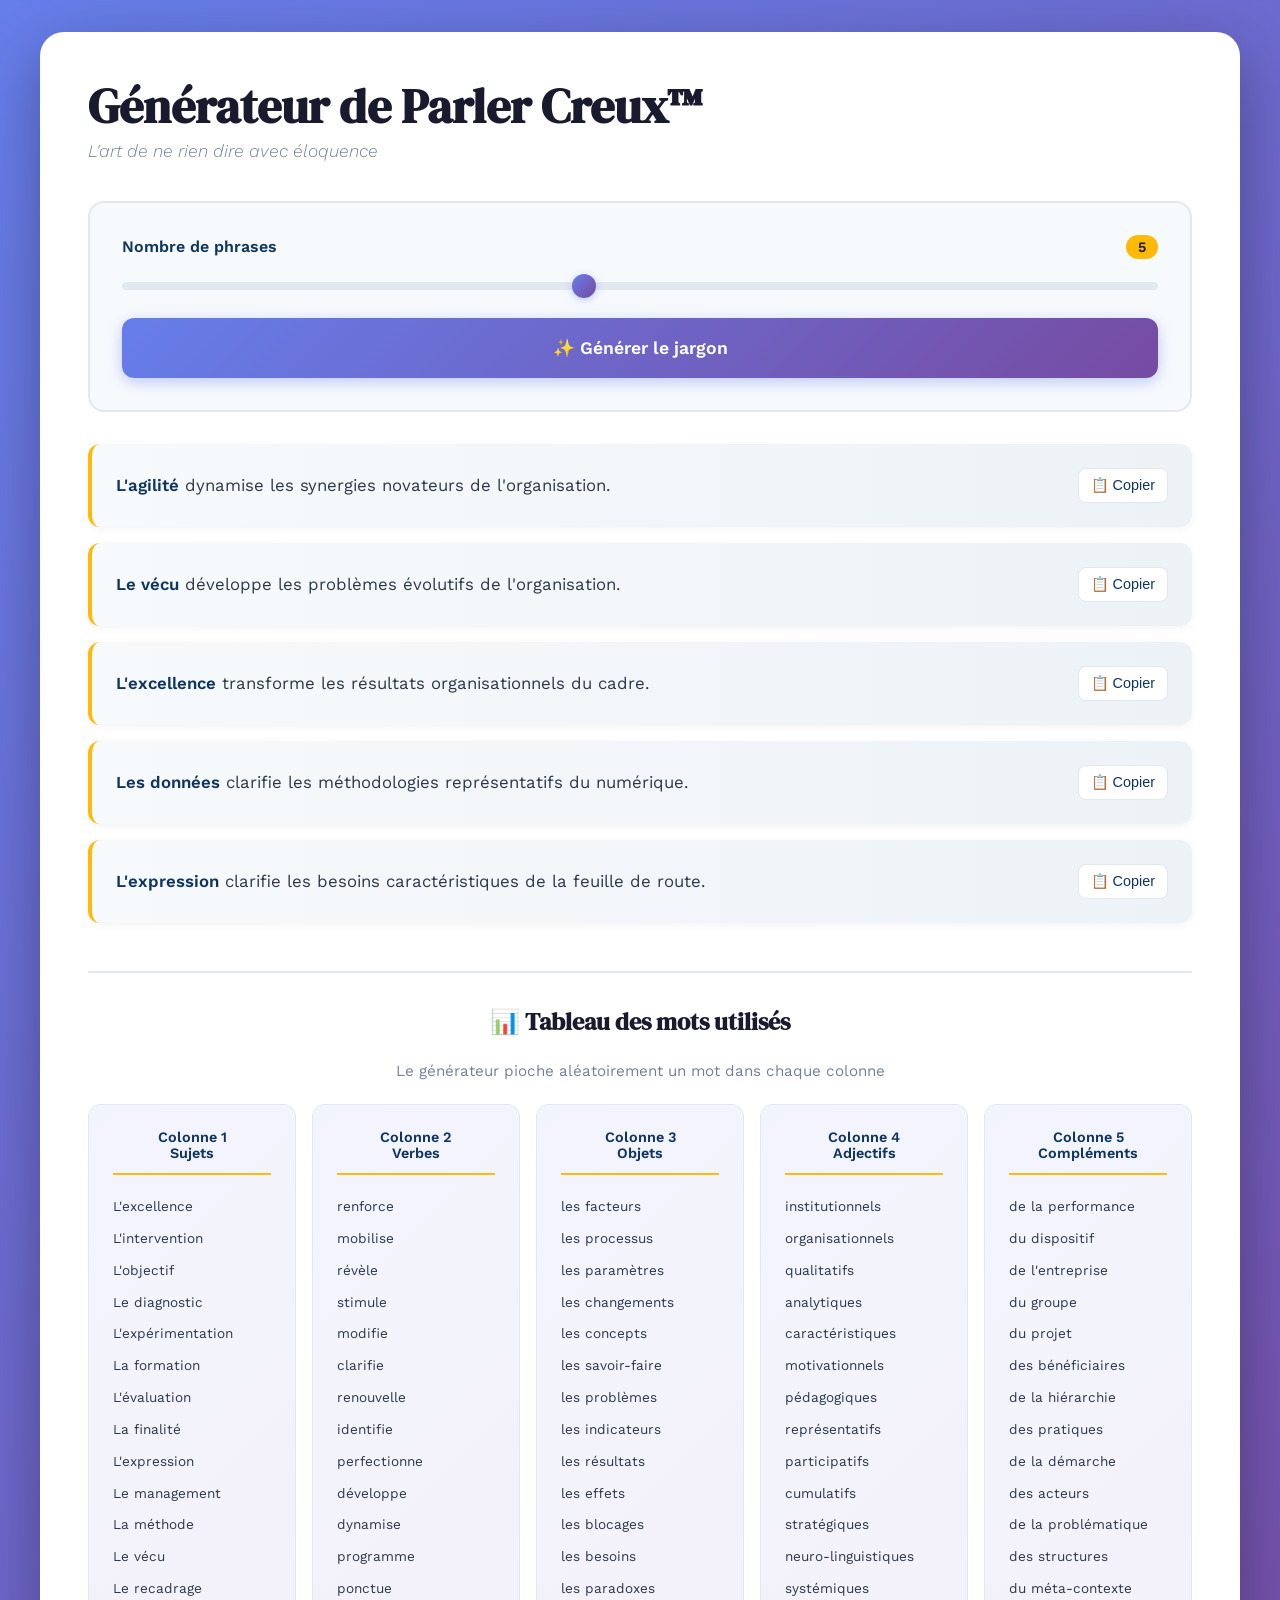
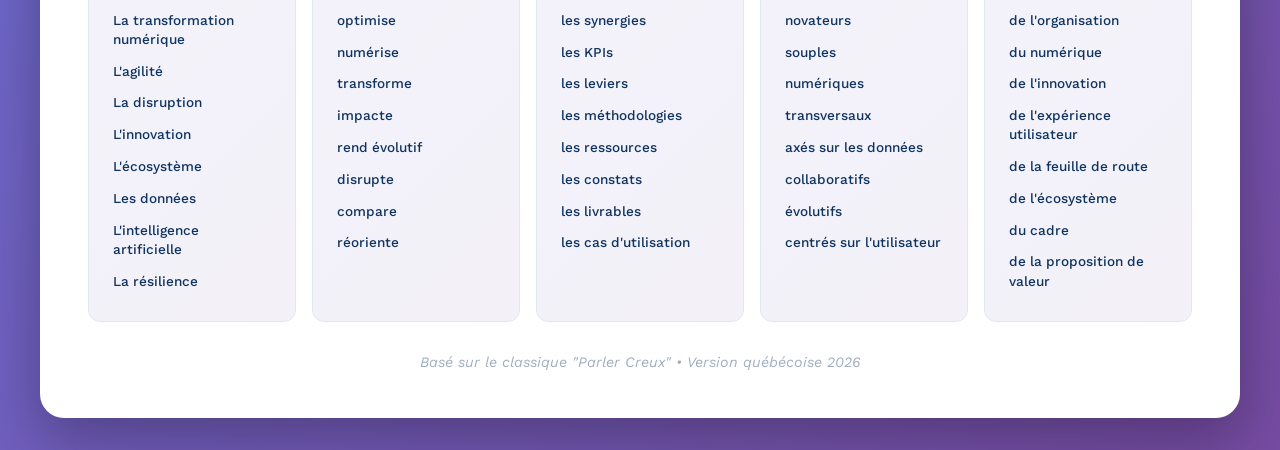
<file: parler-creux-moderne.html>
<!DOCTYPE html>
<html lang="fr">
<head>
    <meta charset="UTF-8">
    <meta name="viewport" content="width=device-width, initial-scale=1.0">
    <title>Générateur de Parler Creux™</title>
    <link href="https://fonts.googleapis.com/css2?family=DM+Serif+Display:ital@0;1&family=Work+Sans:wght@300;400;600&display=swap" rel="stylesheet">
    <style>
        * {
            margin: 0;
            padding: 0;
            box-sizing: border-box;
        }

        :root {
            --primary: #1a1a2e;
            --accent: #ffba08;
            --secondary: #0f3460;
            --text: #2d3748;
            --light: #f7fafc;
            --border: #e2e8f0;
        }

        body {
            font-family: 'Work Sans', sans-serif;
            background: linear-gradient(135deg, #667eea 0%, #764ba2 100%);
            min-height: 100vh;
            display: flex;
            align-items: center;
            justify-content: center;
            padding: 2rem;
            color: var(--text);
        }

        .container {
            background: white;
            border-radius: 24px;
            box-shadow: 0 20px 60px rgba(0, 0, 0, 0.3);
            max-width: 1200px;
            width: 100%;
            padding: 3rem;
            animation: slideUp 0.6s ease-out;
        }

        @keyframes slideUp {
            from {
                opacity: 0;
                transform: translateY(30px);
            }
            to {
                opacity: 1;
                transform: translateY(0);
            }
        }

        h1 {
            font-family: 'DM Serif Display', serif;
            font-size: 3rem;
            color: var(--primary);
            margin-bottom: 0.5rem;
            line-height: 1.1;
        }

        .subtitle {
            font-size: 1.1rem;
            color: #718096;
            margin-bottom: 2.5rem;
            font-weight: 300;
            font-style: italic;
        }

        .controls {
            background: var(--light);
            border-radius: 16px;
            padding: 2rem;
            margin-bottom: 2rem;
            border: 2px solid var(--border);
        }

        .slider-container {
            margin-bottom: 1.5rem;
        }

        .slider-label {
            display: flex;
            justify-content: space-between;
            align-items: center;
            margin-bottom: 1rem;
            font-weight: 600;
            color: var(--secondary);
        }

        .slider-value {
            background: var(--accent);
            color: var(--primary);
            padding: 0.25rem 0.75rem;
            border-radius: 20px;
            font-size: 0.9rem;
            font-weight: 600;
        }

        input[type="range"] {
            width: 100%;
            height: 8px;
            border-radius: 4px;
            background: var(--border);
            outline: none;
            -webkit-appearance: none;
        }

        input[type="range"]::-webkit-slider-thumb {
            -webkit-appearance: none;
            appearance: none;
            width: 24px;
            height: 24px;
            border-radius: 50%;
            background: linear-gradient(135deg, #667eea 0%, #764ba2 100%);
            cursor: pointer;
            box-shadow: 0 2px 8px rgba(102, 126, 234, 0.4);
            transition: transform 0.2s ease;
        }

        input[type="range"]::-webkit-slider-thumb:hover {
            transform: scale(1.2);
        }

        input[type="range"]::-moz-range-thumb {
            width: 24px;
            height: 24px;
            border-radius: 50%;
            background: linear-gradient(135deg, #667eea 0%, #764ba2 100%);
            cursor: pointer;
            border: none;
            box-shadow: 0 2px 8px rgba(102, 126, 234, 0.4);
        }

        .generate-btn {
            width: 100%;
            padding: 1.25rem 2rem;
            font-size: 1.1rem;
            font-weight: 600;
            color: white;
            background: linear-gradient(135deg, #667eea 0%, #764ba2 100%);
            border: none;
            border-radius: 12px;
            cursor: pointer;
            transition: all 0.3s ease;
            font-family: 'Work Sans', sans-serif;
            box-shadow: 0 4px 15px rgba(102, 126, 234, 0.4);
        }

        .generate-btn:hover {
            transform: translateY(-2px);
            box-shadow: 0 6px 20px rgba(102, 126, 234, 0.6);
        }

        .generate-btn:active {
            transform: translateY(0);
        }

        .output {
            min-height: 200px;
        }

        .phrase {
            background: linear-gradient(to right, #f7fafc, #edf2f7);
            padding: 1.5rem;
            margin-bottom: 1rem;
            border-radius: 12px;
            border-left: 4px solid var(--accent);
            font-size: 1.05rem;
            line-height: 1.6;
            color: var(--text);
            animation: fadeInSlide 0.5s ease-out;
            animation-fill-mode: both;
            box-shadow: 0 2px 8px rgba(0, 0, 0, 0.05);
            display: flex;
            justify-content: space-between;
            align-items: center;
            gap: 1rem;
        }

        .phrase-text {
            flex: 1;
        }

        .copy-btn {
            background: white;
            border: 1px solid var(--border);
            border-radius: 8px;
            padding: 0.5rem 0.75rem;
            cursor: pointer;
            transition: all 0.2s ease;
            font-size: 0.9rem;
            color: var(--secondary);
            font-weight: 500;
            white-space: nowrap;
            flex-shrink: 0;
        }

        .copy-btn:hover {
            background: var(--accent);
            border-color: var(--accent);
            color: var(--primary);
            transform: translateY(-1px);
            box-shadow: 0 2px 8px rgba(255, 186, 8, 0.3);
        }

        .copy-btn:active {
            transform: translateY(0);
        }

        .copy-btn.copied {
            background: #48bb78;
            border-color: #48bb78;
            color: white;
        }

        @keyframes fadeInSlide {
            from {
                opacity: 0;
                transform: translateX(-20px);
            }
            to {
                opacity: 1;
                transform: translateX(0);
            }
        }

        .phrase strong {
            color: var(--secondary);
            font-weight: 600;
        }

        .suggestions {
            margin-top: 3rem;
            padding-top: 2rem;
            border-top: 2px solid var(--border);
        }

        .suggestions h3 {
            font-family: 'DM Serif Display', serif;
            font-size: 1.5rem;
            color: var(--primary);
            margin-bottom: 1rem;
        }

        .suggestion-box {
            background: linear-gradient(135deg, #667eea15 0%, #764ba215 100%);
            padding: 1.5rem;
            border-radius: 12px;
            margin-bottom: 1rem;
        }

        .suggestion-box h4 {
            color: var(--secondary);
            margin-bottom: 0.75rem;
            font-size: 1rem;
            font-weight: 600;
        }

        .suggestion-tags {
            display: flex;
            flex-wrap: wrap;
            gap: 0.5rem;
        }

        .tag {
            background: white;
            padding: 0.4rem 0.9rem;
            border-radius: 20px;
            font-size: 0.9rem;
            color: var(--secondary);
            border: 1px solid var(--border);
            font-weight: 400;
        }

        .tag.new {
            background: var(--accent);
            color: var(--primary);
            border-color: var(--accent);
            font-weight: 600;
        }

        .table-section {
            margin-top: 3rem;
            padding-top: 2rem;
            border-top: 2px solid var(--border);
        }

        .table-section h3 {
            font-family: 'DM Serif Display', serif;
            font-size: 1.5rem;
            color: var(--primary);
            margin-bottom: 1.5rem;
            text-align: center;
        }

        .words-table {
            display: grid;
            grid-template-columns: repeat(5, 1fr);
            gap: 1rem;
            margin-top: 1.5rem;
        }

        .column {
            background: linear-gradient(135deg, #667eea15 0%, #764ba215 100%);
            border-radius: 12px;
            padding: 1.5rem;
            border: 1px solid var(--border);
        }

        .column h4 {
            color: var(--secondary);
            font-weight: 600;
            font-size: 0.9rem;
            margin-bottom: 1rem;
            text-align: center;
            padding-bottom: 0.75rem;
            border-bottom: 2px solid var(--accent);
        }

        .column ul {
            list-style: none;
        }

        .column li {
            padding: 0.4rem 0;
            font-size: 0.85rem;
            color: var(--text);
            line-height: 1.4;
        }

        .column li.new-word {
            color: var(--secondary);
            font-weight: 500;
        }

        .footer {
            margin-top: 2rem;
            text-align: center;
            font-size: 0.9rem;
            color: #a0aec0;
            font-style: italic;
        }

        @media (max-width: 768px) {
            .container {
                padding: 2rem;
            }

            h1 {
                font-size: 2rem;
            }

            .subtitle {
                font-size: 1rem;
            }

            .words-table {
                grid-template-columns: 1fr;
            }

            .phrase {
                flex-direction: column;
                align-items: flex-start;
            }

            .copy-btn {
                align-self: stretch;
                text-align: center;
            }
        }
    </style>
</head>
<body>
    <div class="container">
        <h1>Générateur de Parler Creux™</h1>
        <p class="subtitle">L'art de ne rien dire avec éloquence</p>

        <div class="controls">
            <div class="slider-container">
                <div class="slider-label">
                    <span>Nombre de phrases</span>
                    <span class="slider-value" id="sliderValue">5</span>
                </div>
                <input type="range" id="phraseCount" min="1" max="10" value="5">
            </div>
            <button class="generate-btn" onclick="generatePhrases()">
                ✨ Générer le jargon
            </button>
        </div>

        <div class="output" id="output"></div>

        <div class="table-section">
            <h3>📊 Tableau des mots utilisés</h3>
            <p style="color: #718096; margin-bottom: 1.5rem; font-size: 0.95rem; text-align: center;">
                Le générateur pioche aléatoirement un mot dans chaque colonne            </p>
            
            <div class="words-table">
                <div class="column">
                    <h4>Colonne 1<br>Sujets</h4>
                    <ul id="col1-list"></ul>
                </div>
                <div class="column">
                    <h4>Colonne 2<br>Verbes</h4>
                    <ul id="col2-list"></ul>
                </div>
                <div class="column">
                    <h4>Colonne 3<br>Objets</h4>
                    <ul id="col3-list"></ul>
                </div>
                <div class="column">
                    <h4>Colonne 4<br>Adjectifs</h4>
                    <ul id="col4-list"></ul>
                </div>
                <div class="column">
                    <h4>Colonne 5<br>Compléments</h4>
                    <ul id="col5-list"></ul>
                </div>
            </div>
        </div>

        <div class="footer">
            Basé sur le classique "Parler Creux" • Version québécoise 2026
        </div>
    </div>

    <script>
        // Données originales + nouveaux mots québécois (sans anglicismes!)
        const colonnes = {
            col1: [
                // Mots originaux
                "L'excellence", "L'intervention", "L'objectif", "Le diagnostic",
                "L'expérimentation", "La formation", "L'évaluation", "La finalité",
                "L'expression", "Le management", "La méthode", "Le vécu", "Le recadrage",
                // Nouveaux mots 2026 
                "La transformation numérique", "L'agilité", "La disruption", "L'innovation",
                "L'écosystème", "Les données", "L'intelligence artificielle", "La résilience"
            ],
            col2: [
                // Mots originaux
                "renforce", "mobilise", "révèle", "stimule", "modifie", "clarifie",
                "renouvelle", "identifie", "perfectionne", "développe", "dynamise",
                "programme", "ponctue",
                // Nouveaux mots 2026
                "optimise", "numérise", "transforme", "impacte", "rend évolutif",
                "disrupte", "compare", "réoriente"
            ],
            col3: [
                // Mots originaux
                "les facteurs", "les processus", "les paramètres", "les changements",
                "les concepts", "les savoir-faire", "les problèmes", "les indicateurs",
                "les résultats", "les effets", "les blocages", "les besoins", "les paradoxes",
                // Nouveaux mots 2026
                "les synergies", "les KPIs", "les leviers", "les méthodologies",
                "les ressources", "les constats", "les livrables", "les cas d'utilisation"
            ],
            col4: [
                // Mots originaux
                "institutionnels", "organisationnels", "qualitatifs", "analytiques",
                "caractéristiques", "motivationnels", "pédagogiques", "représentatifs",
                "participatifs", "cumulatifs", "stratégiques", "neuro-linguistiques", "systémiques",
                // Nouveaux mots 2026
                "novateurs", "souples", "numériques", "transversaux",
                "axés sur les données", "collaboratifs", "évolutifs", "centrés sur l'utilisateur"
            ],
            col5: [
                // Mots originaux
                "de la performance", "du dispositif", "de l'entreprise", "du groupe",
                "du projet", "des bénéficiaires", "de la hiérarchie", "des pratiques",
                "de la démarche", "des acteurs", "de la problématique", "des structures",
                "du méta-contexte",
                // Nouveaux mots 2026
                "de l'organisation", "du numérique", "de l'innovation", "de l'expérience utilisateur",
                "de la feuille de route", "de l'écosystème", "du cadre", "de la proposition de valeur"
            ]
        };

        // Nombre de mots originaux dans chaque colonne (pour marquer les nouveaux)
        const originalCounts = {
            col1: 13,
            col2: 13,
            col3: 13,
            col4: 13,
            col5: 13
        };

        // Afficher le tableau des mots
        function displayWordsTable() {
            Object.keys(colonnes).forEach(colKey => {
                const listElement = document.getElementById(`${colKey}-list`);
                colonnes[colKey].forEach((word, index) => {
                    const li = document.createElement('li');
                    li.textContent = word;
                    // Marquer les nouveaux mots
                    if (index >= originalCounts[colKey]) {
                        li.className = 'new-word';
                    }
                    listElement.appendChild(li);
                });
            });
        }

        // Mise à jour de l'affichage du slider
        const slider = document.getElementById('phraseCount');
        const sliderValue = document.getElementById('sliderValue');
        
        slider.addEventListener('input', (e) => {
            sliderValue.textContent = e.target.value;
        });

        function getRandomElement(array) {
            return array[Math.floor(Math.random() * array.length)];
        }

        function generatePhrase() {
            const c1 = getRandomElement(colonnes.col1);
            const c2 = getRandomElement(colonnes.col2);
            const c3 = getRandomElement(colonnes.col3);
            const c4 = getRandomElement(colonnes.col4);
            const c5 = getRandomElement(colonnes.col5);
            
            return `<strong>${c1}</strong> ${c2} ${c3} ${c4} ${c5}.`;
        }

        function copyToClipboard(text, button) {
            // Enlever les balises HTML
            const plainText = text.replace(/<[^>]*>/g, '');
            
            navigator.clipboard.writeText(plainText).then(() => {
                // Feedback visuel
                const originalText = button.textContent;
                button.textContent = '✓ Copié!';
                button.classList.add('copied');
                
                setTimeout(() => {
                    button.textContent = originalText;
                    button.classList.remove('copied');
                }, 2000);
            }).catch(err => {
                console.error('Erreur de copie:', err);
                button.textContent = '✗ Erreur';
                setTimeout(() => {
                    button.textContent = '📋 Copier';
                }, 2000);
            });
        }

        function generatePhrases() {
            const count = parseInt(slider.value);
            const output = document.getElementById('output');
            output.innerHTML = '';

            for (let i = 0; i < count; i++) {
                const phraseDiv = document.createElement('div');
                phraseDiv.className = 'phrase';
                phraseDiv.style.animationDelay = `${i * 0.1}s`;
                
                const phraseText = generatePhrase();
                
                phraseDiv.innerHTML = `
                    <div class="phrase-text">${phraseText}</div>
                    <button class="copy-btn" onclick="copyToClipboard('${phraseText.replace(/'/g, "\\'")}', this)">📋 Copier</button>
                `;
                
                output.appendChild(phraseDiv);
            }
        }

        // Initialisation au chargement
        window.addEventListener('load', () => {
            displayWordsTable();
            setTimeout(generatePhrases, 300);
        });
    </script>
</body>
</html>
</file>
